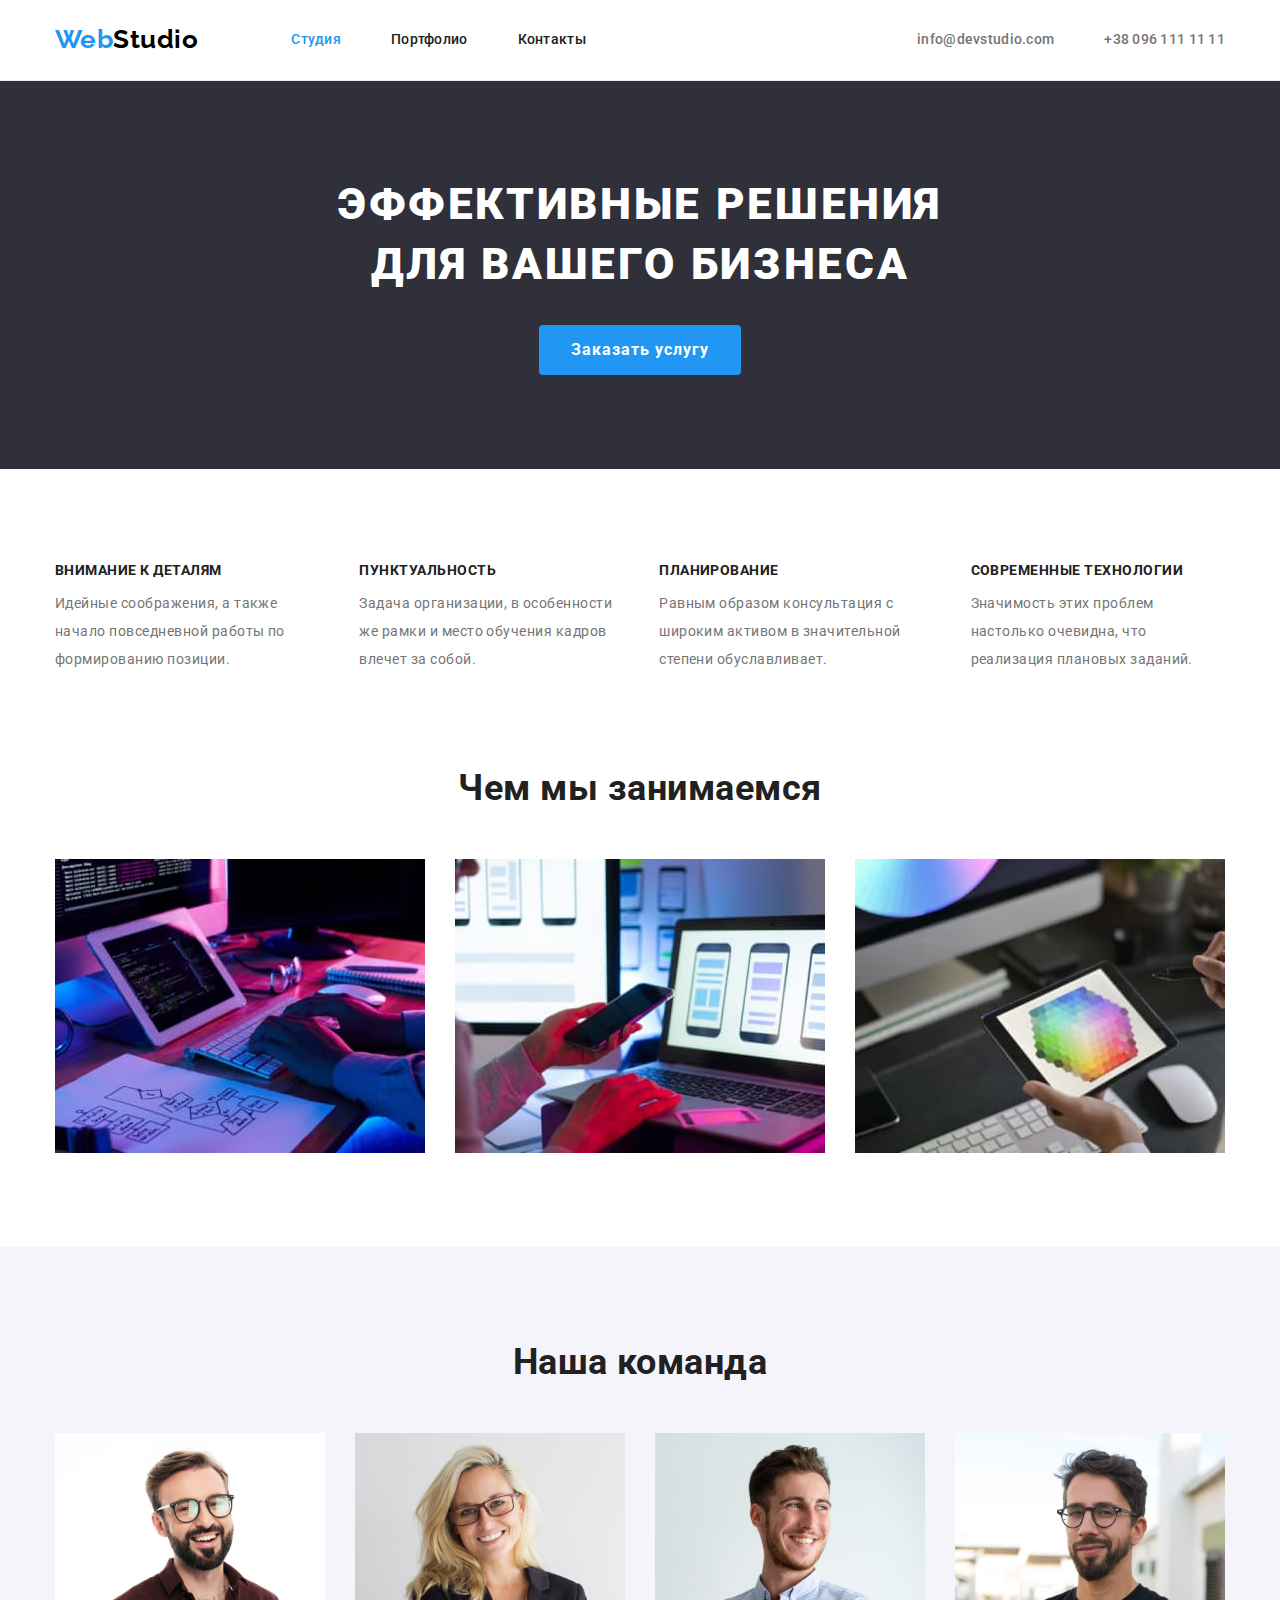
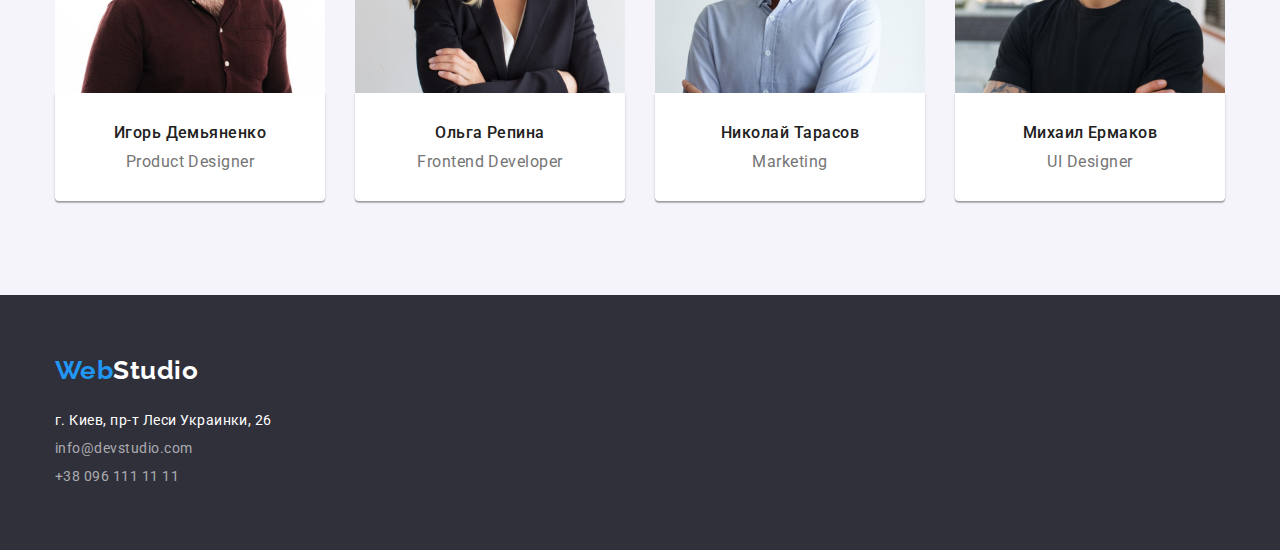
<file: index.html>
<!DOCTYPE html>
<html lang="ru">
  <head>
    <meta charset="UTF-8" />
    <meta http-equiv="X-UA-Compatible" content="IE=edge" />
    <meta name="viewport" content="width=device-width, initial-scale=1.0" />
    <title>Document</title>
    <link
      href="https://fonts.googleapis.com/css2?family=Raleway:wght@700&family=Roboto:wght@400;500;700;900&display=swap"
      rel="stylesheet"
    />
    <link
      rel="stylesheet"
      href="https://cdnjs.cloudflare.com/ajax/libs/modern-normalize/1.0.0/modern-normalize.min.css"
    />
    <link rel="stylesheet" href="./css/styles.css" />
  </head>
  <body>
    <header class="header">
      <div class="container">
        <nav class="nav">
          <a href="./index.html  " class="logo"> Web<span class="logo-accent">Studio</span></a>
          <ul class="site-nav list">
            <li class="item"><a href="" class="link active">Студия</a></li>
            <li class="item"><a href="./portfolio.html" class="link">Портфолио</a></li>
            <li class="item"><a href="" class="link">Контакты</a></li>
          </ul>
        </nav>
        <ul class="auth-nav list">
          <li class="item">
            <a href="mailto:info@devstudio.com" class="link">info@devstudio.com</a>
          </li>
          <li class="item"><a href="tel:+380961111111" class="link">+38 096 111 11 11</a></li>
        </ul>
      </div>
    </header>
    <main>
      <section class="hero section">
        <div class="container">
          <h1 class="title">
            Эффективные решения<br />
            для вашего бизнеса
          </h1>
          <button type="button" class="button">Заказать услугу</button>
        </div>
      </section>
      <section class="section features">
        <div class="container">
          <!-- <h2>Особенности</h2> -->
          <ul class="list">
            <li class="item">
              <h3 class="title">Внимание к деталям</h3>
              <p class="text">
                Идейные соображения, а также начало повседневной работы по формированию позиции.
              </p>
            </li>

            <li class="item">
              <h3 class="title">Пунктуальность</h3>
              <p class="text">
                Задача организации, в особенности же рамки и место обучения кадров влечет за собой.
              </p>
            </li>

            <li class="item">
              <h3 class="title">Планирование</h3>
              <p class="text">
                Равным образом консультация с широким активом в значительной степени обуславливает.
              </p>
            </li>

            <li class="item">
              <h3 class="title">Современные технологии</h3>
              <p class="text">
                Значимость этих проблем настолько очевидна, что реализация плановых заданий.
              </p>
            </li>
          </ul>
        </div>
      </section>
      <section class="section calling">
        <div class="container">
          <h2 class="section-title">Чем мы занимаемся</h2>
          <ul class="list">
            <li class="item">
              <div class="card-thumb">
                <img
                  class="img-card"
                  src="./images/box1.jpg"
                  alt="десктопные приложения"
                  width="370"
                  height="294"
                />
              </div>
            </li>

            <li class="item">
              <div class="card-thumb">
                <img
                  class="img-card"
                  src="./images/box2.jpg"
                  alt="мобильные приложения"
                  width="370"
                  height="294"
                />
              </div>
            </li>

            <li class="item">
              <div class="card-thumb">
                <img
                  class="img-card"
                  src="./images/box3.jpg"
                  alt="дизайнерские решения"
                  width="370"
                  height="294"
                />
              </div>
            </li>
          </ul>
        </div>
      </section>
      <section class="section team">
        <div class="container">
          <h2 class="section-title">Наша команда</h2>
          <ul class="list">
            <li class="item card">
              <div class="card-thumb">
                <img
                  class="img-card"
                  src="./images/igor_demianenko.jpg"
                  alt="Игорь Демьяненко"
                  width="270"
                  height="260"
                />
              </div>
              <div class="card-content">
                <h3 class="title">Игорь Демьяненко</h3>
                <p lang="en" class="text">Product Designer</p>
              </div>
            </li>

            <li class="item card">
              <div class="card-thumb">
                <img
                  class="img-card"
                  src="./images/olga_repina.jpg"
                  alt="Ольга Репина"
                  width="270"
                  height="260"
                />
              </div>
              <div class="card-content">
                <h3 class="title">Ольга Репина</h3>
                <p lang="en" class="text">Frontend Developer</p>
              </div>
            </li>

            <li class="item card">
              <div class="card-thumb">
                <img
                  class="img-card"
                  src="./images/nikolay_taracov.jpg"
                  alt="Николай Тарасов"
                  width="270"
                  height="260"
                />
              </div>
              <div class="card-content">
                <h3 class="title">Николай Тарасов</h3>
                <p lang="en" class="text">Marketing</p>
              </div>
            </li>

            <li class="item card">
              <div class="card-thumb">
                <img
                  class="img-card"
                  src="./images/mihail_ermakov.jpg"
                  alt="Михаил Ермаков"
                  width="270"
                  height="260"
                />
              </div>
              <div class="card-content">
                <h3 class="title">Михаил Ермаков</h3>
                <p lang="en" class="text">UI Designer</p>
              </div>
            </li>
          </ul>
        </div>
      </section>
    </main>
    <footer class="footer">
      <div class="container">
        <a href="/index.html" class="logo">Web<span class="logo-accent">Studio</span></a>
        <address>
          <p class="superscription">г. Киев, пр-т Леси Украинки, 26</p>
          <ul class="list">
            <li><a href="mailto:info@devstudio.com" class="footer-mail">info@devstudio.com</a></li>
            <li><a href="tel:+380961111111" class="footer-tel">+38 096 111 11 11</a></li>
          </ul>
        </address>
      </div>
    </footer>
  </body>
</html>
</file>
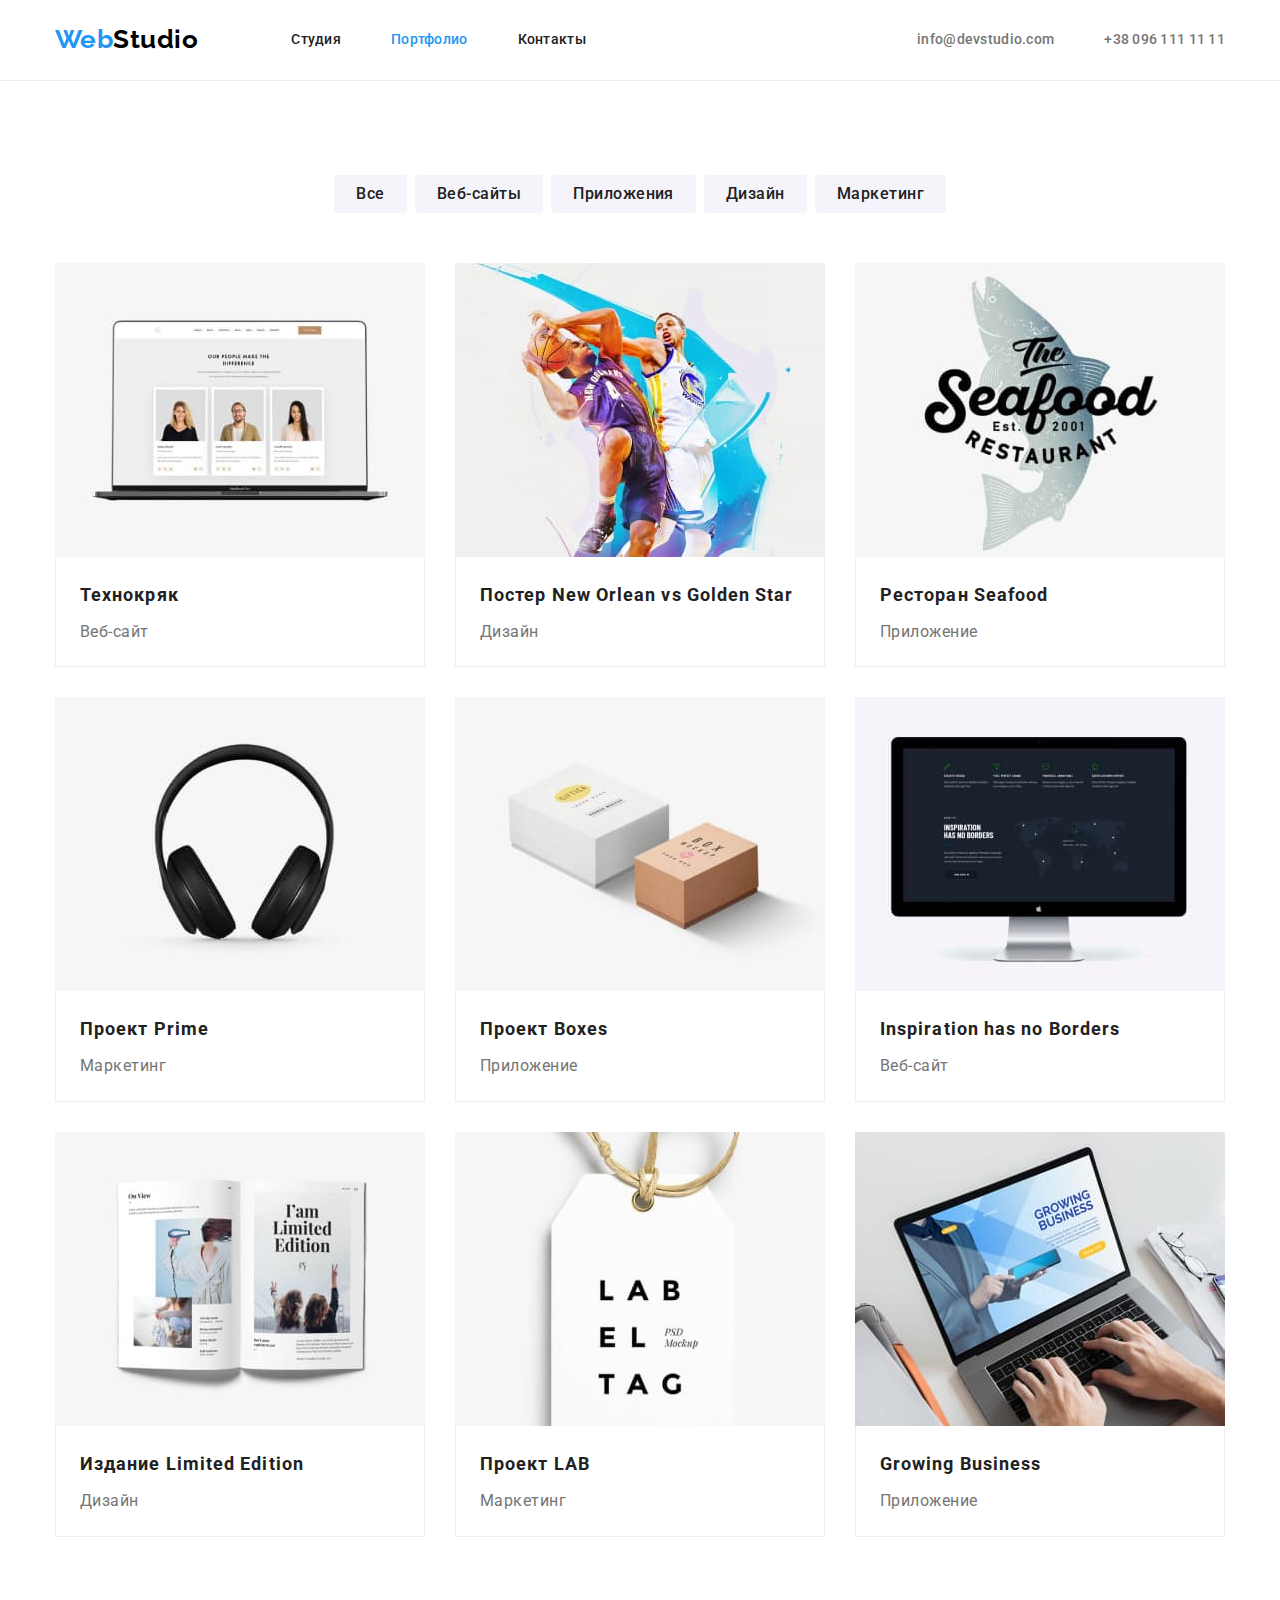
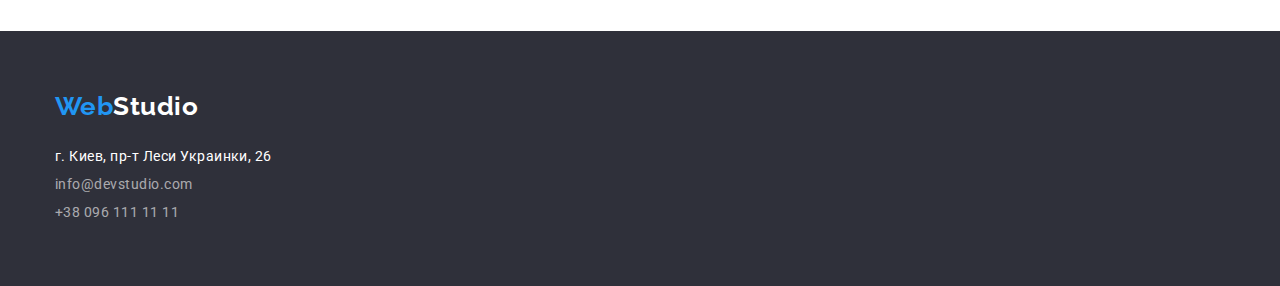
<file: portfolio.html>
<!DOCTYPE html>
<html lang="ru">
  <head>
    <meta charset="UTF-8" />
    <meta http-equiv="X-UA-Compatible" content="IE=edge" />
    <meta name="viewport" content="width=device-width, initial-scale=1.0" />
    <title>Document</title>
    <link
      href="https://fonts.googleapis.com/css2?family=Raleway:wght@700&family=Roboto:wght@400;500;700;900&display=swap"
      rel="stylesheet"
    />
    <link
      rel="stylesheet"
      href="https://cdnjs.cloudflare.com/ajax/libs/modern-normalize/1.0.0/modern-normalize.min.css"
    />
    <link rel="stylesheet" href="./css/styles.css" />
  </head>
  <body>
    <header class="header">
      <div class="container">
        <nav class="nav">
          <a href="./index.html  " class="logo"> Web<span class="logo-accent">Studio</span></a>
          <ul class="site-nav list">
            <li class="item"><a href="./index.html" class="link">Студия</a></li>
            <li class="item"><a href="./portfolio.html" class="link active">Портфолио</a></li>
            <li class="item"><a href="" class="link">Контакты</a></li>
          </ul>
        </nav>
        <ul class="auth-nav list">
          <li class="item">
            <a href="mailto:info@devstudio.com" class="link">info@devstudio.com</a>
          </li>
          <li class="item"><a href="tel:+380961111111" class="link">+38 096 111 11 11</a></li>
        </ul>
      </div>
    </header>
    <main>
      <section class="section portfolio">
        <div class="container">
          <!-- <h1 class="section-title">Портфолио</h1> -->
          <ul class="list-works list">
            <li class="item"><button type="button" class="button">Все</button></li>
            <li class="item"><button type="button" class="button">Веб-сайты</button></li>
            <li class="item"><button type="button" class="button">Приложения</button></li>
            <li class="item"><button type="button" class="button">Дизайн</button></li>
            <li class="item"><button type="button" class="button">Маркетинг</button></li>
          </ul>

          <ul class="example-list list">
            <li class="item">
              <a href="" class="link"
                ><div class="card-thumb">
                  <img class="img-card" src="./images/img1.jpg" alt="технокряк" width="370" />
                </div>
                <div class="card-content">
                  <h2 class="title">Технокряк</h2>
                  <p class="text">Веб-сайт</p>
                </div></a
              >
            </li>

            <li class="item">
              <a href="" class="link"
                ><div class="card-thumb">
                  <img
                    class="img-card"
                    src="./images/img2.jpg"
                    alt="постер New Orlean vs Golden Star"
                    width="370"
                  />
                </div>
                <div class="card-content">
                  <h2 class="title">Постер New Orlean vs Golden Star</h2>
                  <p class="text">Дизайн</p>
                </div></a
              >
            </li>

            <li class="item">
              <a href="" class="link"
                ><div class="card-thumb">
                  <img
                    class="img-card"
                    src="./images/img3.jpg"
                    alt="ресторан Seafood"
                    width="370"
                  />
                </div>
                <div class="card-content">
                  <h2 class="title">Ресторан Seafood</h2>
                  <p class="text">Приложение</p>
                </div></a
              >
            </li>

            <li class="item">
              <a href="" class="link"
                ><div class="card-thumb">
                  <img class="img-card" src="./images/img4.jpg" alt="проект Prime" width="370" />
                </div>
                <div class="card-content">
                  <h2 class="title">Проект Prime</h2>
                  <p class="text">Маркетинг</p>
                </div></a
              >
            </li>

            <li class="item">
              <a href="" class="link">
                <div class="card-thumb">
                  <img class="img-card" src="./images/img5.jpg" alt="проект Boxes" width="370" />
                </div>
                <div class="card-content">
                  <h2 class="title">Проект Boxes</h2>
                  <p class="text">Приложение</p>
                </div></a
              >
            </li>

            <li class="item">
              <a href="" class="link"
                ><div class="card-thumb">
                  <img
                    class="img-card"
                    src="./images/img6.jpg"
                    alt="inspiration has no Borders"
                    width="370"
                  />
                </div>
                <div class="card-content">
                  <h2 class="title">Inspiration has no Borders</h2>
                  <p class="text">Веб-сайт</p>
                </div></a
              >
            </li>

            <li class="item">
              <a href="" class="link"
                ><div class="card-thumb">
                  <img
                    class="img-card"
                    src="./images/img7.jpg"
                    alt="издание Limited Edition"
                    width="370"
                  />
                </div>
                <div class="card-content">
                  <h2 class="title">Издание Limited Edition</h2>
                  <p class="text">Дизайн</p>
                </div></a
              >
            </li>

            <li class="item">
              <a href="" class="link"
                ><div class="card-thumb">
                  <img class="img-card" src="./images/img8.jpg" alt="проект LAB" width="370" />
                </div>
                <div class="card-content">
                  <h2 class="title">Проект LAB</h2>
                  <p class="text">Маркетинг</p>
                </div>
              </a>
            </li>

            <li class="item">
              <a href="" class="link"
                ><div class="card-thumb">
                  <img
                    class="img-card"
                    src="./images/img9.jpg"
                    alt="growing Business"
                    width="370"
                  />
                </div>
                <div class="card-content">
                  <h2 class="title">Growing Business</h2>
                  <p class="text">Приложение</p>
                </div></a
              >
            </li>
          </ul>
        </div>
      </section>
    </main>
    <footer class="footer">
      <div class="container">
        <a href="/index.html" class="logo">Web<span class="logo-accent">Studio</span></a>
        <address>
          <p class="superscription">г. Киев, пр-т Леси Украинки, 26</p>
          <ul class="list">
            <li><a href="mailto:info@devstudio.com" class="footer-mail">info@devstudio.com</a></li>
            <li><a href="tel:+380961111111" class="footer-tel">+38 096 111 11 11</a></li>
          </ul>
        </address>
      </div>
    </footer>
  </body>
</html>
</file>
<file: css/styles.css>
:root {
  --primaru-text-color: #757575;
  --title-text-color: #212121;
  --accent-first-color: #2196f3;
  --wight-color: #ffffff;
  --black-color: #000000;
  --section-second-color: #f5f4fa;
  --footer-background-color: #2f303a;
  --footer-link-color: rgba(255, 255, 255, 0.6);
  --border-first-color: #ececec;
  --border-second-color: #eeeeee;
  --shadow-card: 0px 1px 3px rgba(0, 0, 0, 0.12), 0px 1px 1px rgba(0, 0, 0, 0.14),
    0px 2px 1px rgba(0, 0, 0, 0.2);
}

body {
  color: var(--primaru-text-color);
  background-color: var(--wight-color);

  font-family: Roboto, sans-serif;
  letter-spacing: 0.03em;
}

h1,
h2,
h3,
p,
ul {
  margin-top: 0;
  margin-bottom: 0;
  padding-left: 0;
  padding-right: 0;
}

.section {
  padding-top: 94px;
  padding-bottom: 94px;
}

.container {
  margin-left: auto;
  margin-right: auto;
  width: 1200px;
  padding-left: 15px;
  padding-right: 15px;

  /* outline: 2px solid tomato; */
}

/* header */

.header {
  border-bottom: 1px solid var(--border-first-color);
}

.header .link {
  padding-top: 32px;
  padding-bottom: 32px;
}

.header .container {
  display: flex;
  align-items: center;
  justify-content: space-between;

  /* outline: 2px solid rgb(61, 190, 130); */
}

.logo {
  display: inline-block;

  color: var(--accent-first-color);

  font-family: Raleway, sans-serif;
  font-weight: 700;
  font-size: 26px;
  line-height: 1.2;
  text-decoration: none;
}

.nav {
  display: flex;
  align-items: center;

  /* outline: 2px solid rgb(61, 190, 130); */
}

.nav .logo {
  margin-right: 93px;

  /* outline: 2px solid rgb(61, 190, 130); */
}

.nav .logo-accent {
  color: var(--black-color);
}

/* site-nav */

.site-nav {
  display: flex;

  /* outline: 2px solid rgb(61, 190, 130); */
}

.site-nav .item:not(:last-child) {
  margin-right: 50px;
}

.site-nav .link {
  display: block;

  color: var(--title-text-color);

  font-weight: 500;
  font-size: 14px;
  line-height: 1.14;
  letter-spacing: 0.02em;
  text-decoration: none;
}

/* auth-nav */

.auth-nav {
  display: flex;

  /* outline: 2px solid rgb(61, 190, 130); */
}

.auth-nav .item + .item {
  margin-left: 50px;
}

.auth-nav .link {
  display: block;

  color: var(--primaru-text-color);

  font-weight: 500;
  font-size: 14px;
  line-height: 1.14;
  letter-spacing: 0.02em;
  text-decoration: none;
}

.site-nav .link:hover,
.site-nav .link:focus,
.auth-nav .link:hover,
.auth-nav .link:focus {
  color: var(--accent-first-color);
}

.site-nav .active {
  color: var(--accent-first-color);
}

.list {
  list-style: none;
}

/* hero */

.hero {
  background-color: var(--footer-background-color);
  text-align: center;
}

.button {
  border-radius: 4px;
  display: inline-block;
  text-align: center;
  border: 0;

  cursor: pointer;
  font-family: inherit;
  letter-spacing: 0.03em;
  font-weight: 500;
  font-size: 16px;
  line-height: 1.6;
}

.hero.section .title {
  margin-bottom: 30px;

  color: var(--wight-color);

  font-weight: 900;
  font-size: 44px;
  line-height: 1.36;
  text-align: center;
  letter-spacing: 0.06em;
  text-transform: uppercase;
}

.hero.section .button {
  min-width: 200px;
  padding: 10px 32px;

  color: var(--wight-color);
  background-color: var(--accent-first-color);

  font-weight: 700;
  font-size: 16px;
  line-height: 1.875;
  letter-spacing: 0.06em;
}

/* section */

.section .section-title {
  margin-bottom: 50px;

  color: var(--title-text-color);

  font-size: 36px;
  line-height: 42px;
  text-align: center;
}

.features .list,
.calling .list,
.team .list {
  display: flex;
}

.features .item + .item,
.calling .item + .item,
.team .item + .item {
  margin-left: 30px;
}

.calling .img-card,
.team .img-card,
.example-list .img-card {
  display: block;
}

.calling {
  padding-top: 0;
}

.section .title {
  color: var(--title-text-color);

  font-size: 14px;
  line-height: 1.14;
}

.features .title {
  margin-bottom: 10px;
  text-transform: uppercase;
}

.section .button {
  padding: 6px 22px;
  min-width: 73px;

  color: var(--title-text-color);
  background-color: var(--section-second-color);
}

.list-works .button:hover,
.list-works .button:focus {
  color: var(--wight-color);
  background-color: var(--accent-first-color);
}

.text {
  font-size: 14px;
  line-height: 2;
}

.team {
  background-color: var(--section-second-color);
}

.team .card-content {
  padding-top: 30px;
  padding-bottom: 30px;

  background-color: var(--wight-color);
  border-radius: 0px 0px 4px 4px;
  box-shadow: var(--shadow-card);
}

.team .title {
  margin-bottom: 10px;

  font-weight: 500;
  font-size: 16px;
  line-height: 1.19;
  text-align: center;
}

.team .text {
  font-size: 16px;
  line-height: 1.19;
  text-align: center;
}

/* portfolio */

.list-works {
  display: flex;
  justify-content: center;
  margin-bottom: 50px;

  /* outline: 2px solid rgb(61, 190, 130); */
}

.list-works .item + .item {
  margin-left: 8px;
}

.example-list {
  display: flex;
  flex-wrap: wrap;
  flex-basis: calc(100% / 3 - 60px);
  margin: -15px;

  /* outline: 2px solid rgb(61, 190, 130); */
}

.example-list .item {
  margin: 15px;
}

.example-list .link {
  text-decoration: none;
}

.example-list .card-content {
  border-left: 1px solid var(--border-second-color);
  border-right: 1px solid var(--border-second-color);
  border-bottom: 1px solid var(--border-second-color);
  padding: 20px 24px;
}

/* .container .item {
  outline: 2px solid rgb(61, 190, 130);
} */

.example-list .title {
  margin-bottom: 4px;
}

.example-list .text {
  color: var(--primaru-text-color);

  font-size: 16px;
  line-height: 1.87;
}

.example-list .title {
  font-size: 18px;
  line-height: 2;
  letter-spacing: 0.06em;
}

/* footer */

.footer {
  background-color: var(--footer-background-color);

  font-size: 14px;
  line-height: 2;
}

.footer {
  padding-top: 60px;
  padding-bottom: 60px;
}

.footer .logo {
  margin-bottom: 20px;
}

.footer .logo-accent {
  color: var(--wight-color);
}

.footer .superscription {
  color: var(--wight-color);

  font-style: normal;
  text-decoration: none;
}

.footer-mail,
.footer-tel {
  color: var(--footer-link-color);

  font-style: normal;
  text-decoration: none;
}
</file>
